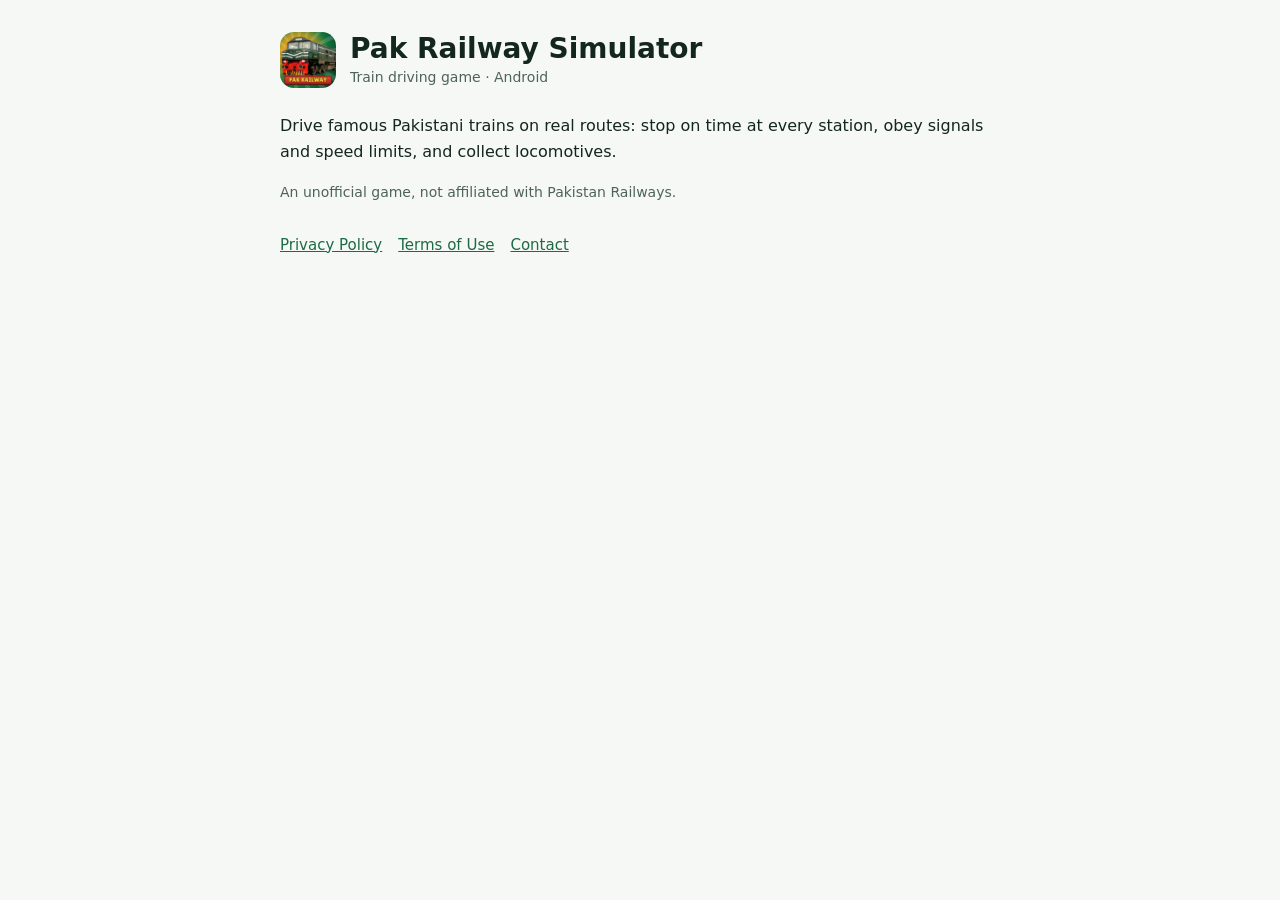
<file: policy-site/index.html>
<!doctype html><html lang="en"><head><meta charset="utf-8"><meta name="viewport" content="width=device-width,initial-scale=1">
<title>Pak Railway Simulator</title><link rel="stylesheet" href="style.css"></head><body><main>
<header><img src="icon.png" alt=""><div><h1>Pak Railway Simulator</h1><div class="muted">Train driving game · Android</div></div></header>
<p>Drive famous Pakistani trains on real routes: stop on time at every station, obey signals and speed limits, and collect locomotives.</p>
<p class="muted">An unofficial game, not affiliated with Pakistan Railways.</p>
<nav><a href="privacy.html">Privacy Policy</a><a href="terms.html">Terms of Use</a><a href="mailto:hamzasiddique951@gmail.com">Contact</a></nav>
</main></body></html>
</file>
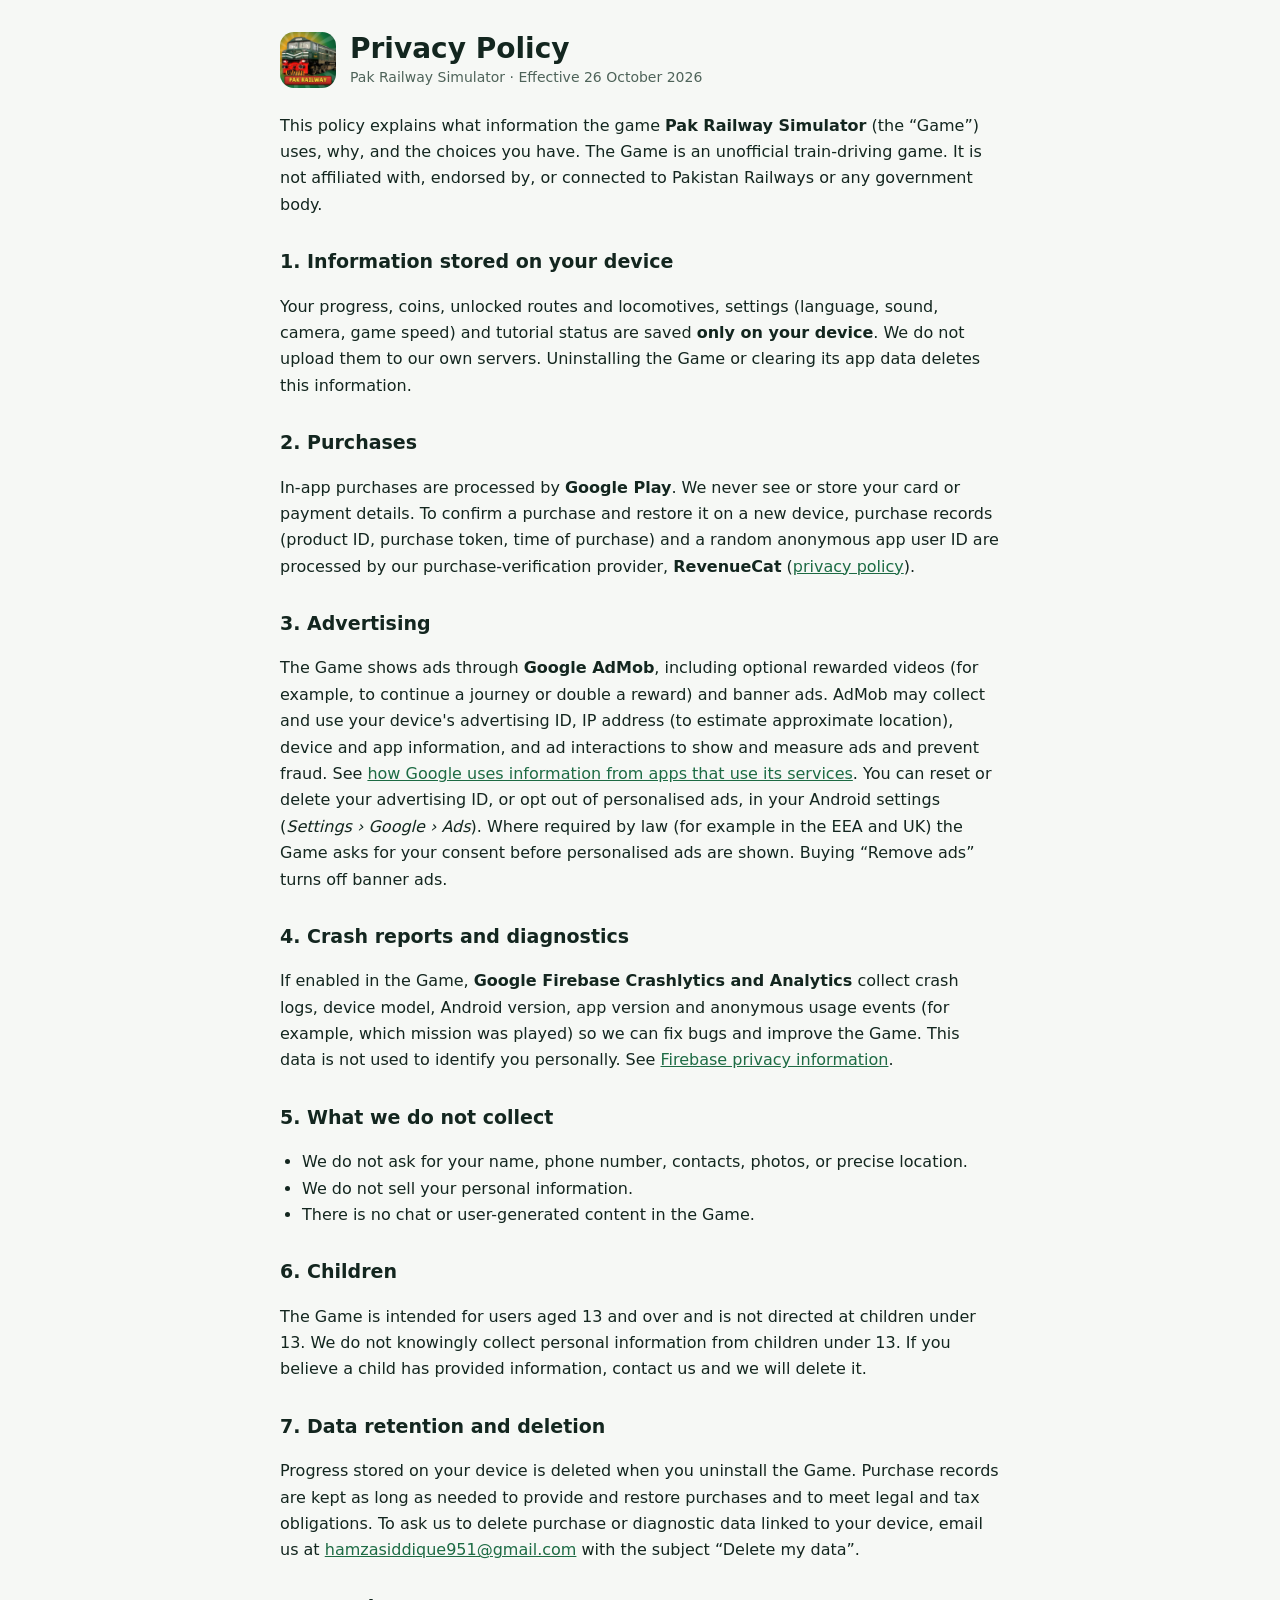
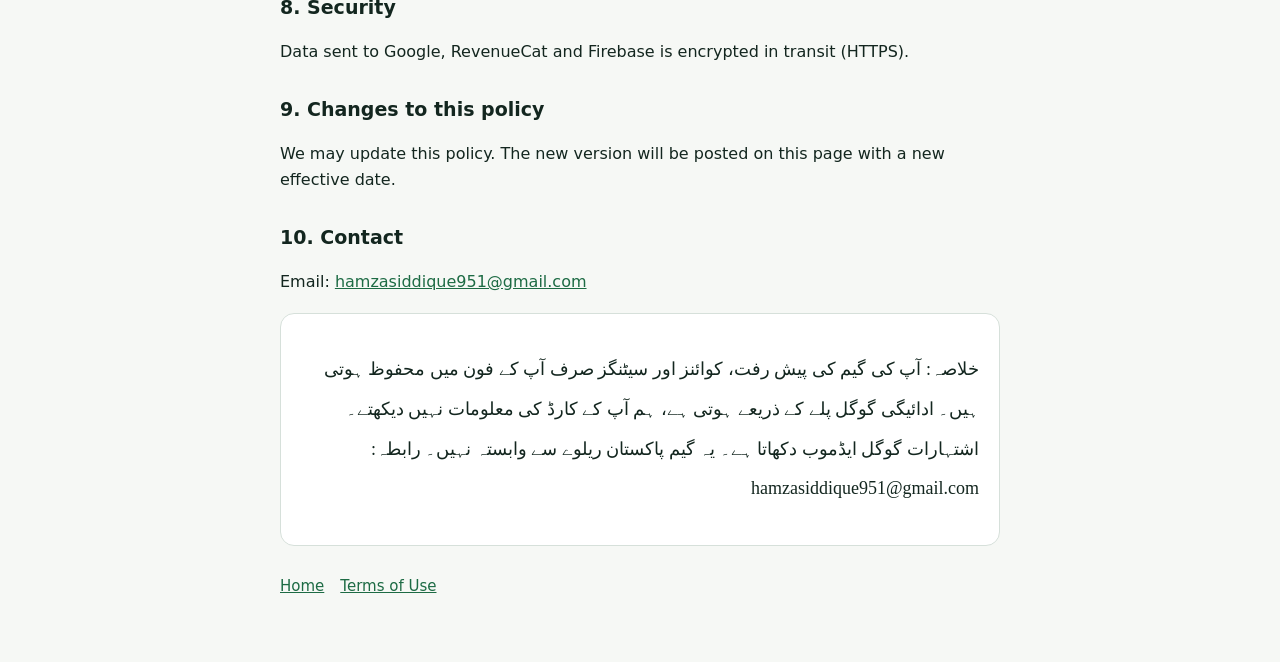
<file: policy-site/privacy.html>
<!doctype html><html lang="en"><head><meta charset="utf-8"><meta name="viewport" content="width=device-width,initial-scale=1">
<title>Privacy Policy · Pak Railway Simulator</title><link rel="stylesheet" href="style.css"></head><body><main>
<header><img src="icon.png" alt=""><div><h1>Privacy Policy</h1><div class="muted">Pak Railway Simulator · Effective 26 October 2026</div></div></header>

<p>This policy explains what information the game <b>Pak Railway Simulator</b> (the “Game”) uses, why, and the choices you have. The Game is an unofficial train-driving game. It is not affiliated with, endorsed by, or connected to Pakistan Railways or any government body.</p>

<h2>1. Information stored on your device</h2>
<p>Your progress, coins, unlocked routes and locomotives, settings (language, sound, camera, game speed) and tutorial status are saved <b>only on your device</b>. We do not upload them to our own servers. Uninstalling the Game or clearing its app data deletes this information.</p>

<h2>2. Purchases</h2>
<p>In-app purchases are processed by <b>Google Play</b>. We never see or store your card or payment details. To confirm a purchase and restore it on a new device, purchase records (product ID, purchase token, time of purchase) and a random anonymous app user ID are processed by our purchase-verification provider, <b>RevenueCat</b> (<a href="https://www.revenuecat.com/privacy">privacy policy</a>).</p>

<h2>3. Advertising</h2>
<p>The Game shows ads through <b>Google AdMob</b>, including optional rewarded videos (for example, to continue a journey or double a reward) and banner ads. AdMob may collect and use your device's advertising ID, IP address (to estimate approximate location), device and app information, and ad interactions to show and measure ads and prevent fraud. See <a href="https://policies.google.com/technologies/ads">how Google uses information from apps that use its services</a>. You can reset or delete your advertising ID, or opt out of personalised ads, in your Android settings (<i>Settings › Google › Ads</i>). Where required by law (for example in the EEA and UK) the Game asks for your consent before personalised ads are shown. Buying “Remove ads” turns off banner ads.</p>

<h2>4. Crash reports and diagnostics</h2>
<p>If enabled in the Game, <b>Google Firebase Crashlytics and Analytics</b> collect crash logs, device model, Android version, app version and anonymous usage events (for example, which mission was played) so we can fix bugs and improve the Game. This data is not used to identify you personally. See <a href="https://firebase.google.com/support/privacy">Firebase privacy information</a>.</p>

<h2>5. What we do not collect</h2>
<ul><li>We do not ask for your name, phone number, contacts, photos, or precise location.</li>
<li>We do not sell your personal information.</li>
<li>There is no chat or user-generated content in the Game.</li></ul>

<h2>6. Children</h2>
<p>The Game is intended for users aged 13 and over and is not directed at children under 13. We do not knowingly collect personal information from children under 13. If you believe a child has provided information, contact us and we will delete it.</p>

<h2>7. Data retention and deletion</h2>
<p>Progress stored on your device is deleted when you uninstall the Game. Purchase records are kept as long as needed to provide and restore purchases and to meet legal and tax obligations. To ask us to delete purchase or diagnostic data linked to your device, email us at <a href="mailto:hamzasiddique951@gmail.com">hamzasiddique951@gmail.com</a> with the subject “Delete my data”.</p>

<h2>8. Security</h2>
<p>Data sent to Google, RevenueCat and Firebase is encrypted in transit (HTTPS).</p>

<h2>9. Changes to this policy</h2>
<p>We may update this policy. The new version will be posted on this page with a new effective date.</p>

<h2>10. Contact</h2>
<p>Email: <a href="mailto:hamzasiddique951@gmail.com">hamzasiddique951@gmail.com</a></p>

<div class="card"><p class="ur">خلاصہ: آپ کی گیم کی پیش رفت، کوائنز اور سیٹنگز صرف آپ کے فون میں محفوظ ہوتی ہیں۔ ادائیگی گوگل پلے کے ذریعے ہوتی ہے، ہم آپ کے کارڈ کی معلومات نہیں دیکھتے۔ اشتہارات گوگل ایڈموب دکھاتا ہے۔ یہ گیم پاکستان ریلوے سے وابستہ نہیں۔ رابطہ: hamzasiddique951@gmail.com</p></div>
<nav><a href="index.html">Home</a><a href="terms.html">Terms of Use</a></nav>
</main></body></html>
</file>
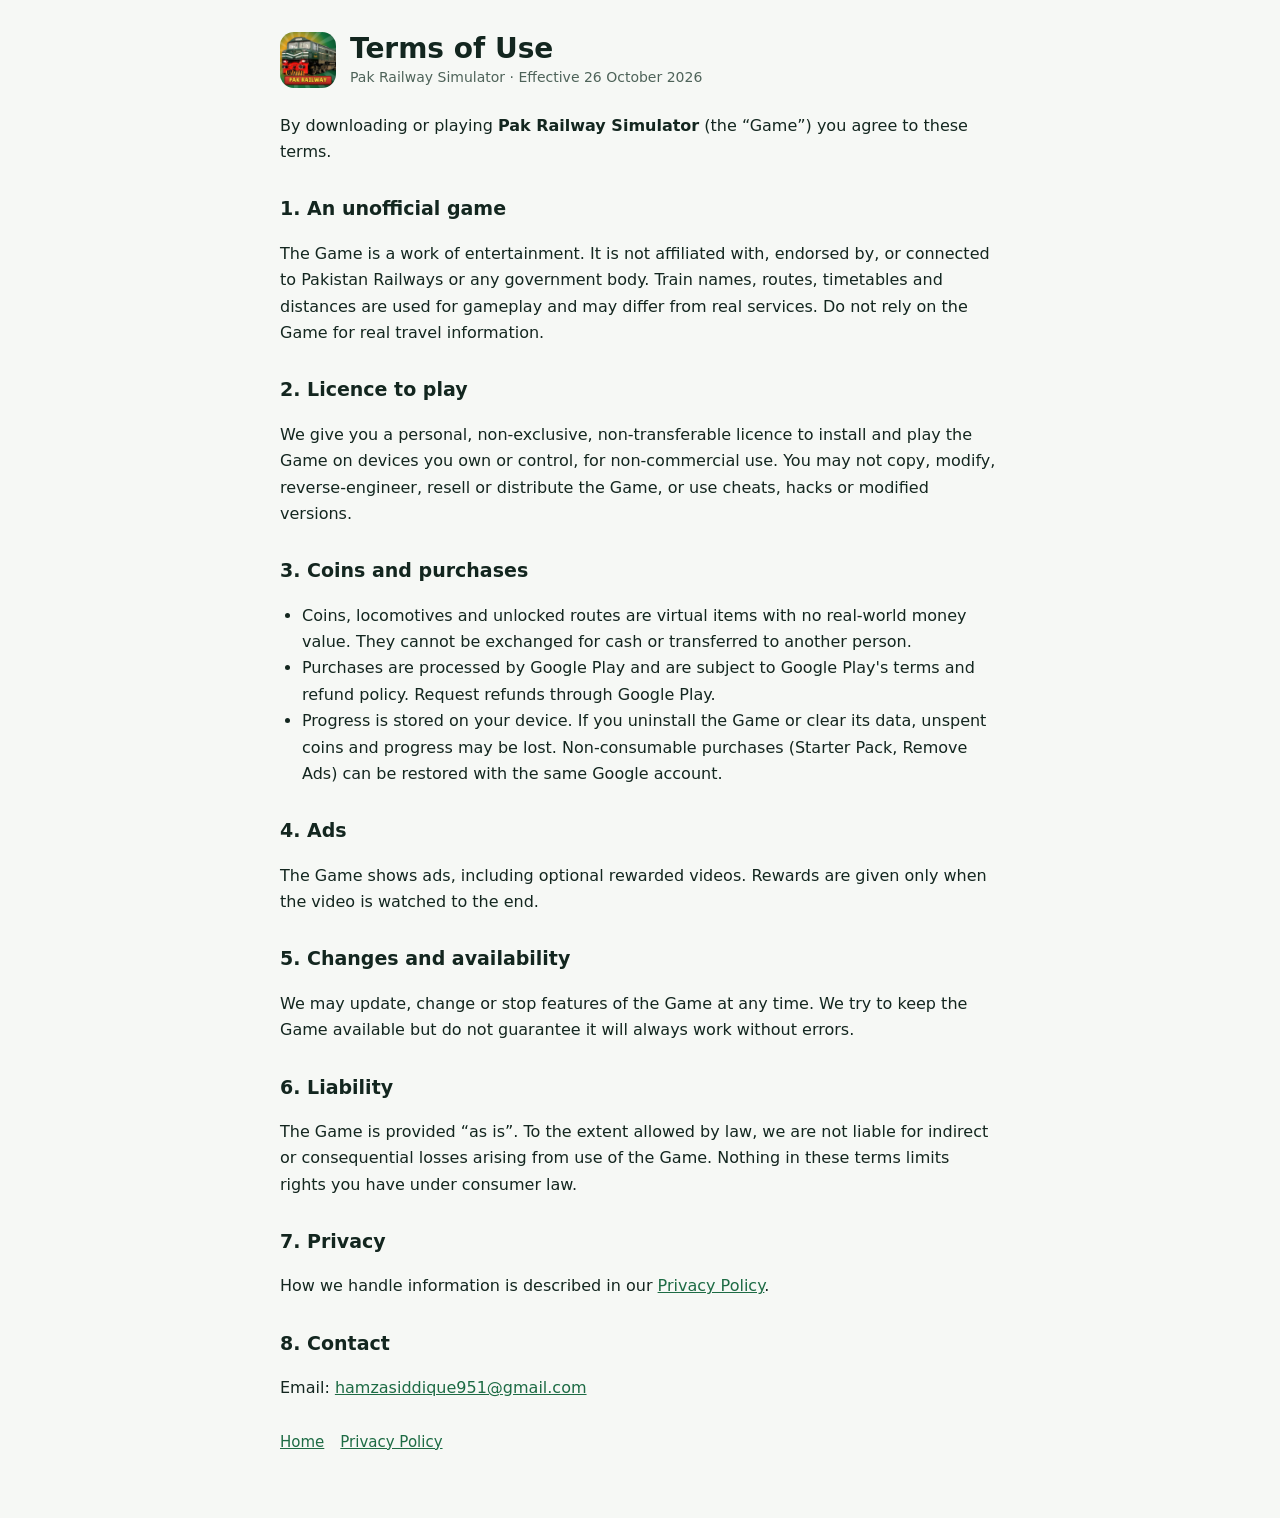
<file: policy-site/terms.html>
<!doctype html><html lang="en"><head><meta charset="utf-8"><meta name="viewport" content="width=device-width,initial-scale=1">
<title>Terms of Use · Pak Railway Simulator</title><link rel="stylesheet" href="style.css"></head><body><main>
<header><img src="icon.png" alt=""><div><h1>Terms of Use</h1><div class="muted">Pak Railway Simulator · Effective 26 October 2026</div></div></header>

<p>By downloading or playing <b>Pak Railway Simulator</b> (the “Game”) you agree to these terms.</p>

<h2>1. An unofficial game</h2>
<p>The Game is a work of entertainment. It is not affiliated with, endorsed by, or connected to Pakistan Railways or any government body. Train names, routes, timetables and distances are used for gameplay and may differ from real services. Do not rely on the Game for real travel information.</p>

<h2>2. Licence to play</h2>
<p>We give you a personal, non-exclusive, non-transferable licence to install and play the Game on devices you own or control, for non-commercial use. You may not copy, modify, reverse-engineer, resell or distribute the Game, or use cheats, hacks or modified versions.</p>

<h2>3. Coins and purchases</h2>
<ul><li>Coins, locomotives and unlocked routes are virtual items with no real-world money value. They cannot be exchanged for cash or transferred to another person.</li>
<li>Purchases are processed by Google Play and are subject to Google Play's terms and refund policy. Request refunds through Google Play.</li>
<li>Progress is stored on your device. If you uninstall the Game or clear its data, unspent coins and progress may be lost. Non-consumable purchases (Starter Pack, Remove Ads) can be restored with the same Google account.</li></ul>

<h2>4. Ads</h2>
<p>The Game shows ads, including optional rewarded videos. Rewards are given only when the video is watched to the end.</p>

<h2>5. Changes and availability</h2>
<p>We may update, change or stop features of the Game at any time. We try to keep the Game available but do not guarantee it will always work without errors.</p>

<h2>6. Liability</h2>
<p>The Game is provided “as is”. To the extent allowed by law, we are not liable for indirect or consequential losses arising from use of the Game. Nothing in these terms limits rights you have under consumer law.</p>

<h2>7. Privacy</h2>
<p>How we handle information is described in our <a href="privacy.html">Privacy Policy</a>.</p>

<h2>8. Contact</h2>
<p>Email: <a href="mailto:hamzasiddique951@gmail.com">hamzasiddique951@gmail.com</a></p>
<nav><a href="index.html">Home</a><a href="privacy.html">Privacy Policy</a></nav>
</main></body></html>
</file>
<file: policy-site/style.css>
:root{--bg:#F6F8F5;--card:#FFFFFF;--ink:#13261F;--muted:#4E6359;--line:#D6E0DA;--accent:#1D6B44;color-scheme:light}
@media (prefers-color-scheme:dark){:root{--bg:#0E1A16;--card:#15241F;--ink:#E8EFEA;--muted:#9FB3AA;--line:#2A4038;--accent:#6FD39B;color-scheme:dark}}
*{box-sizing:border-box}body{margin:0;background:var(--bg);color:var(--ink);font:16px/1.65 system-ui,-apple-system,"Segoe UI",Roboto,sans-serif}
main{max-width:760px;margin:0 auto;padding:32px 20px 64px}
header{display:flex;align-items:center;gap:14px;margin-bottom:24px}header img{width:56px;height:56px;border-radius:14px}
h1{font-size:28px;line-height:1.2;margin:0}h2{font-size:19px;margin:28px 0 8px}p,li{color:var(--ink)}.muted{color:var(--muted);font-size:14px}
a{color:var(--accent)}ul{padding-left:22px}.card{background:var(--card);border:1px solid var(--line);border-radius:14px;padding:18px 20px;margin:18px 0}
.ur{direction:rtl;font-family:"Noto Nastaliq Urdu","Jameel Noori Nastaleeq",serif;line-height:2.2;font-size:18px}
nav{display:flex;gap:16px;flex-wrap:wrap;margin-top:28px;font-size:15px}
</file>
